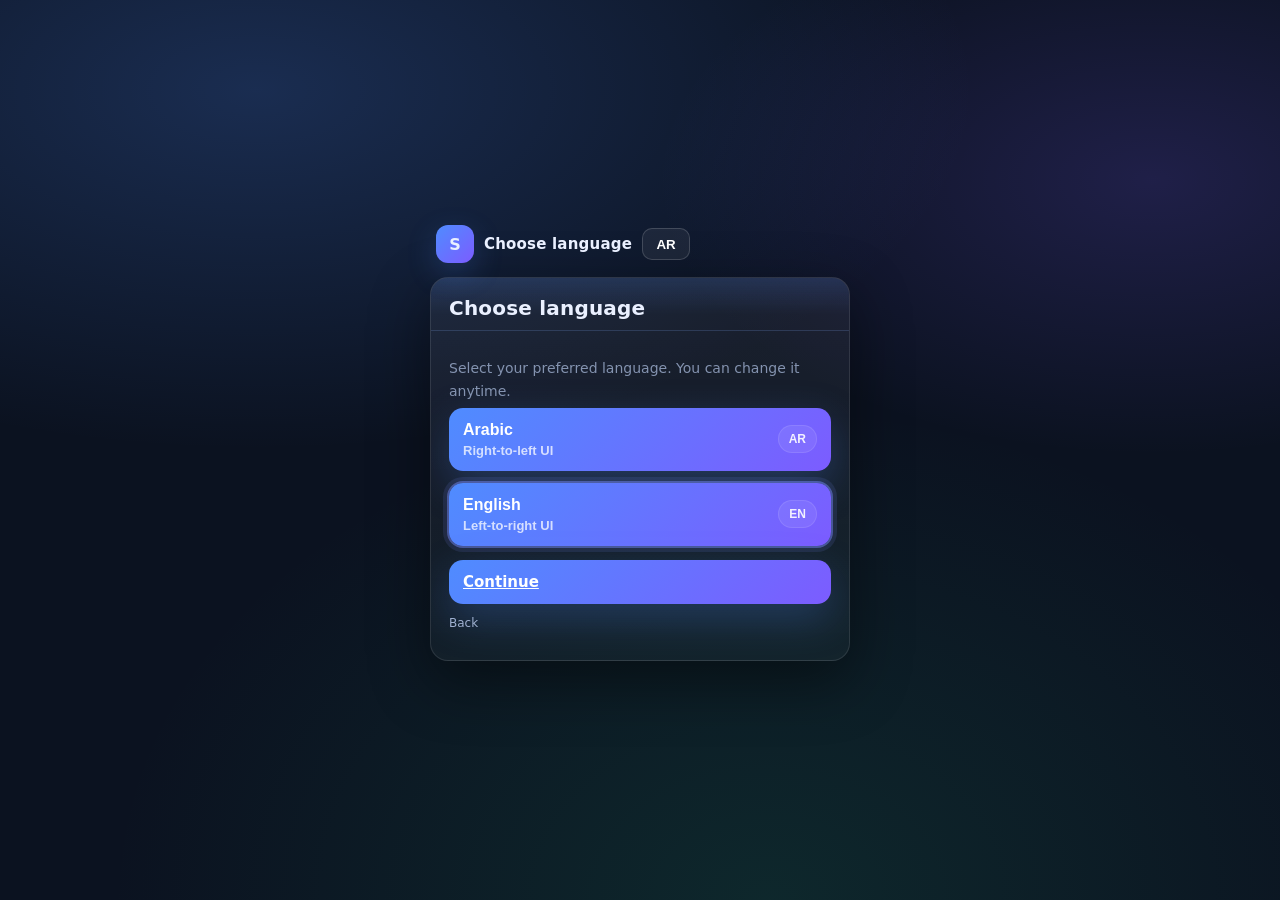
<file: choose-language.html>
<!doctype html>
<html lang="ar" dir="rtl">
<head>
  <meta charset="utf-8" />
  <meta name="viewport" content="width=device-width, initial-scale=1, viewport-fit=cover" />
  <meta name="theme-color" content="#0b1220" />
  <title data-i18n="choose.page_title"></title>
  <link rel="stylesheet" href="assets/styles.css" />
  <style>
    .langGrid{display:grid;grid-template-columns:1fr;gap:12px;margin-top:6px;}
    .langBtn{display:flex;align-items:center;justify-content:space-between;gap:12px;width:100%;}
    .langBtn .meta{display:flex;flex-direction:column;gap:4px;text-align:start;}
    .langBtn .meta strong{font-size:16px;}
    .langBtn .meta span{opacity:.75;font-size:13px;}
    .pill{font-size:12px;padding:6px 10px;border-radius:999px;background:rgba(255,255,255,.08);border:1px solid rgba(255,255,255,.10);color:rgba(255,255,255,.9);}
    .langBtn.active{outline:2px solid rgba(120,140,255,.45);box-shadow:0 0 0 6px rgba(120,140,255,.12);}
    .sub{margin-top:10px;opacity:.8;font-size:14px;line-height:1.6;}
    .topRow{display:flex;align-items:center;justify-content:space-between;gap:10px;}
    .langToggle{min-width:48px;height:32px;border-radius:10px;border:1px solid rgba(255,255,255,.16);background:rgba(255,255,255,.06);color:#fff;font-weight:700;}
    .actions{display:flex;gap:10px;align-items:center;margin-top:14px;}
    .actions .btn{flex:1;}
  </style>
</head>
<body>
  <main class="container">
    <div class="shell">
      <div class="brand">
        <div class="topRow">
          <a class="logo" href="login.html">
            <div class="badge">S</div>
            <div class="title">
              <strong data-i18n="choose.page_title"></strong>
            </div>
          </a>
          <button id="langToggle" class="langToggle" type="button">AR</button>
        </div>
      </div>

      <section class="card">
        <div class="head">
          <h1 class="h1" data-i18n="choose.h1"></h1>
        </div>

        <div class="body">
          <p class="sub" data-i18n="choose.desc"></p>

          <div class="langGrid">
            <button id="btnAr" class="btn langBtn" type="button">
              <div class="meta">
                <strong data-i18n="choose.ar_title"></strong>
                <span data-i18n="choose.ar_sub"></span>
              </div>
              <span class="pill">AR</span>
            </button>

            <button id="btnEn" class="btn langBtn" type="button">
              <div class="meta">
                <strong data-i18n="choose.en_title"></strong>
                <span data-i18n="choose.en_sub"></span>
              </div>
              <span class="pill">EN</span>
            </button>
          </div>

          <div class="actions">
            <a id="continueLink" class="btn primary" href="login.html" data-i18n="choose.continue"></a>
          </div>

          <div class="field" style="margin-top:12px">
            <div class="row">
              <a class="mini" id="backLink" href="login.html" data-i18n="choose.back"></a>
              <div class="grow"></div>
            </div>
          </div>
        </div>
      </section>
    </div>
  </main>
  <script type="module" src="assets/choose-language.js"></script>
</body>
</html>
</file>
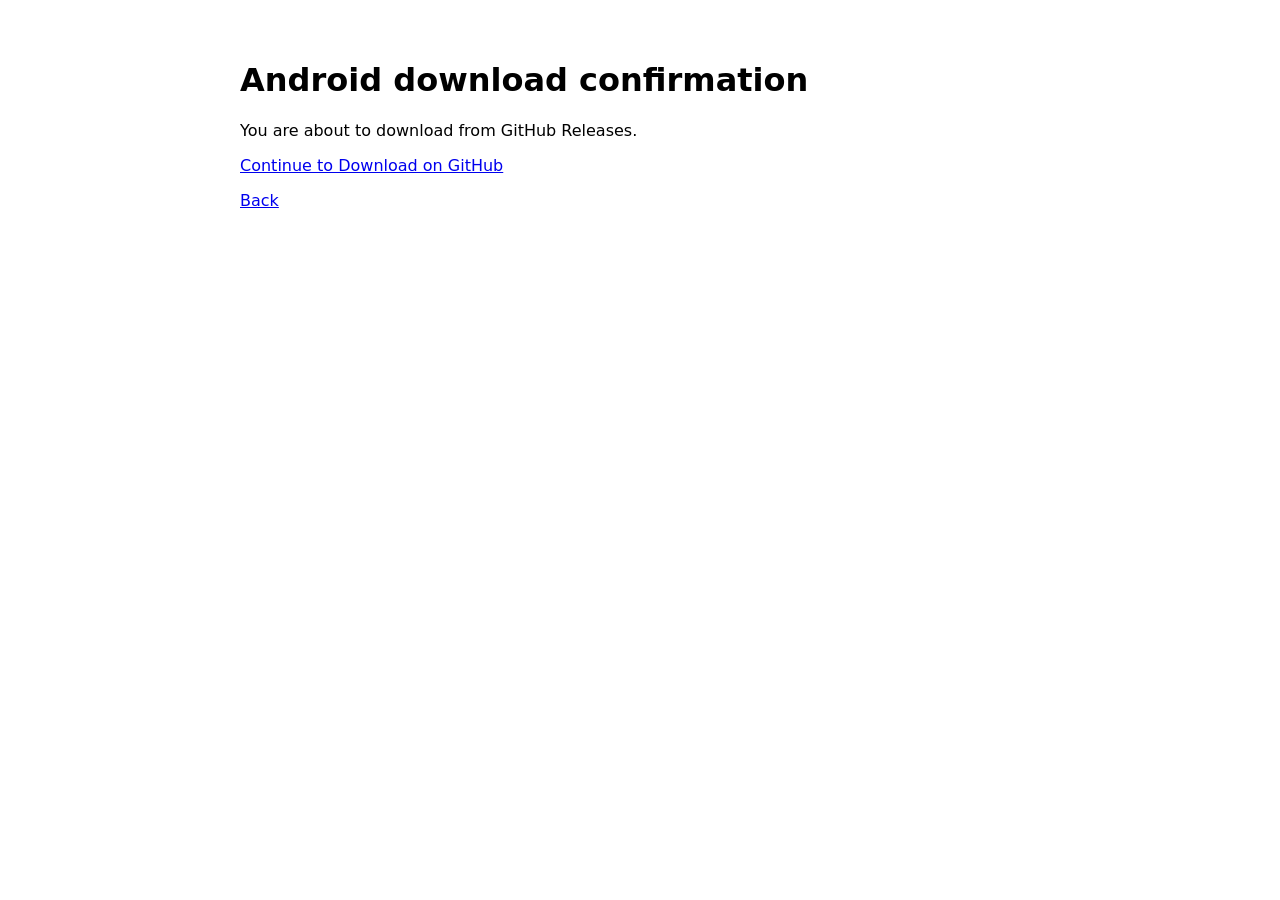
<file: confirm-android.html>
<!doctype html>
<html lang="en">
<head>
<meta charset="utf-8" />
<meta name="viewport" content="width=device-width,initial-scale=1" />
<title>Android Download Confirmation</title>
<meta name="robots" content="noindex,nofollow" />
</head>
<body style="font-family:system-ui;padding:40px;max-width:800px;margin:auto;">
<h1>Android download confirmation</h1>
<p>You are about to download from GitHub Releases.</p>
<p>
<a href="https://github.com/yazanalawaad3-stack/xtarmai-app/releases/download/v1.0.0/xtarmai.apk" rel="nofollow noopener">Continue to Download on GitHub</a>
</p>
<p><a href="./download.html">Back</a></p>
</body>
</html>
</file>
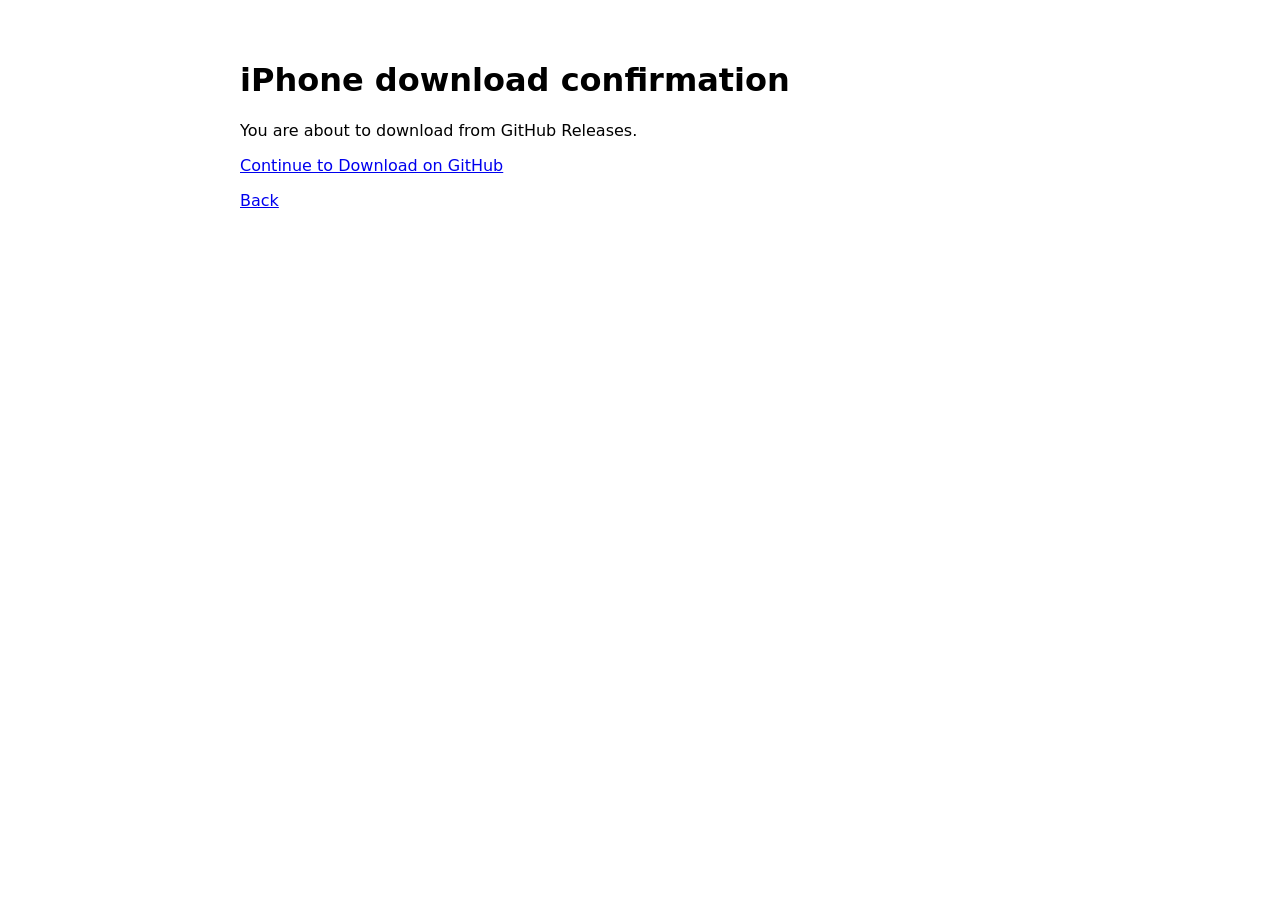
<file: confirm-ios.html>
<!doctype html>
<html lang="en">
<head>
<meta charset="utf-8" />
<meta name="viewport" content="width=device-width,initial-scale=1" />
<title>iPhone Download Confirmation</title>
<meta name="robots" content="noindex,nofollow" />
</head>
<body style="font-family:system-ui;padding:40px;max-width:800px;margin:auto;">
<h1>iPhone download confirmation</h1>
<p>You are about to download from GitHub Releases.</p>
<p>
<a href="https://github.com/yazanalawaad3-stack/xtarmai-app/releases/download/v1.0.0/install.mobileconfig" rel="nofollow noopener">Continue to Download on GitHub</a>
</p>
<p><a href="./download.html">Back</a></p>
</body>
</html>
</file>
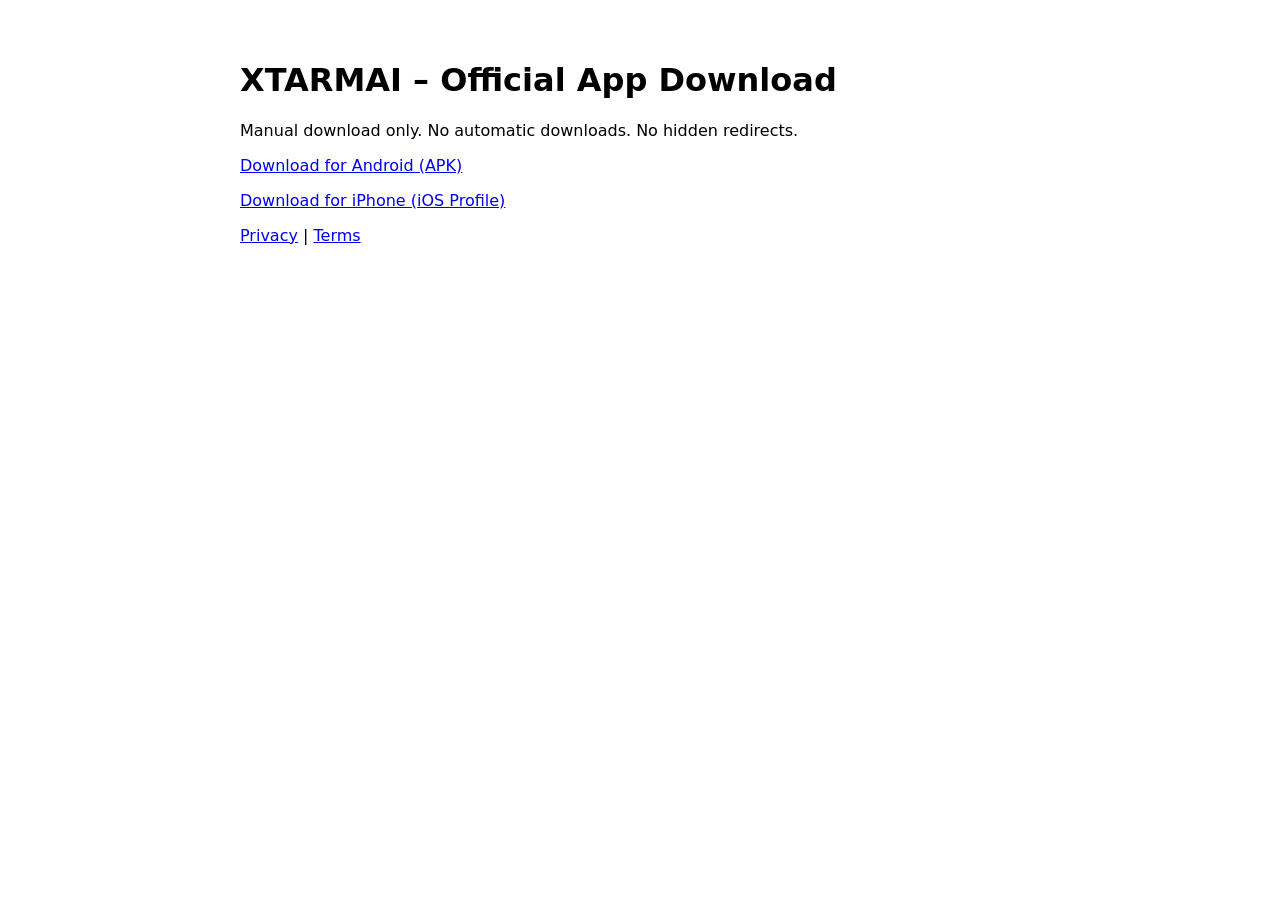
<file: download.html>
<!doctype html>
<html lang="en">
<head>
  <meta charset="utf-8" />
  <meta name="viewport" content="width=device-width,initial-scale=1" />
  <title>XTARMAI – Official App Download</title>
  <meta name="description" content="Official XTARMAI companion WebView apps for Android and iPhone. Manual download only." />
  <meta name="referrer" content="strict-origin-when-cross-origin" />
</head>
<body style="font-family:system-ui;padding:40px;max-width:800px;margin:auto;">
  <h1>XTARMAI – Official App Download</h1>
  <p>Manual download only. No automatic downloads. No hidden redirects.</p>

  <p>
    <a href="./confirm-android.html" rel="nofollow noopener">Download for Android (APK)</a>
  </p>

  <p>
    <a href="./confirm-ios.html" rel="nofollow noopener">Download for iPhone (iOS Profile)</a>
  </p>

  <p>
    <a href="./privacy.html">Privacy</a> |
    <a href="./terms.html">Terms</a>
  </p>
</body>
</html>
</file>
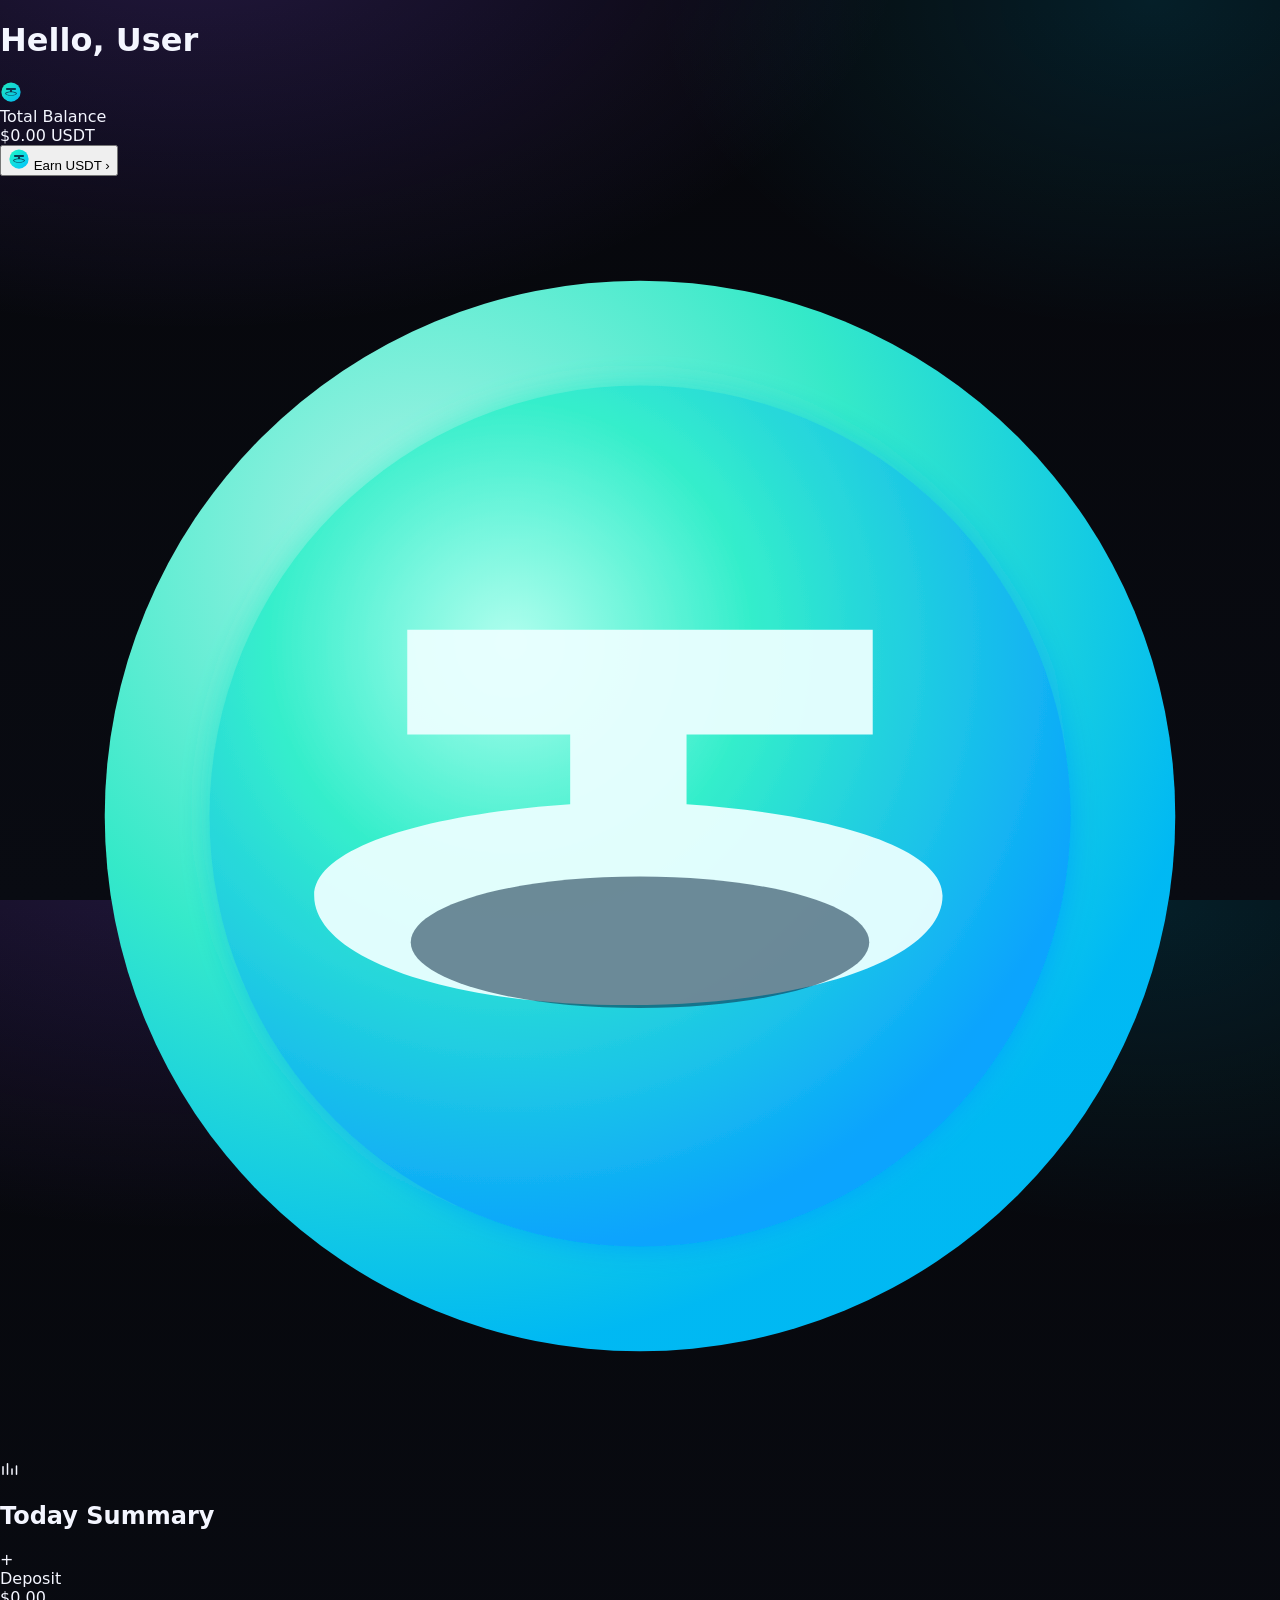
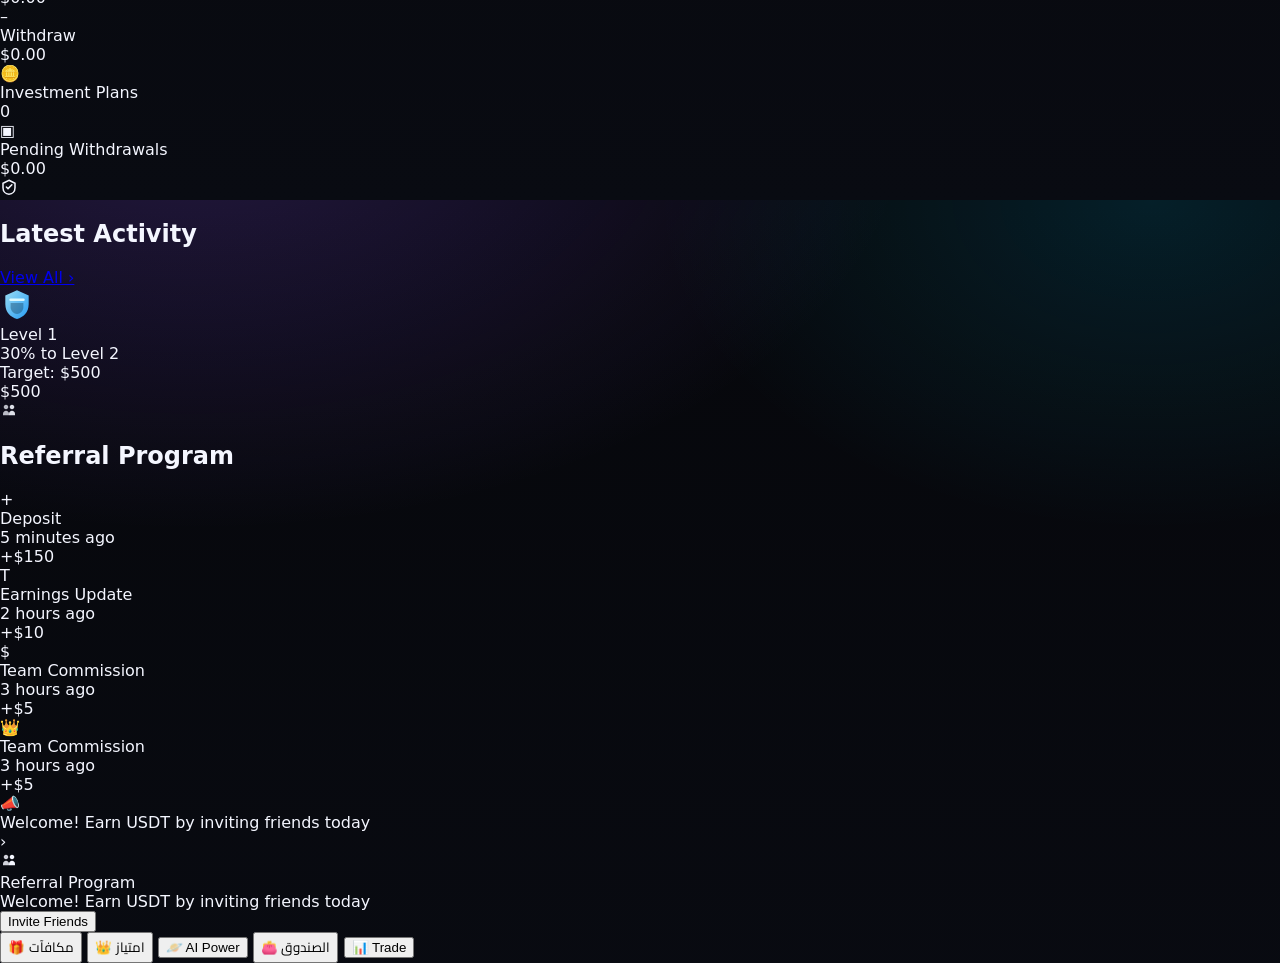
<file: index1.html>
<!doctype html>
<html lang="en">
<head>
  <meta charset="utf-8" />
  <meta name="viewport" content="width=device-width, initial-scale=1" />
  <title>USDT Dashboard UI</title>

  <!-- External libs (allowed) -->
  <link rel="preconnect" href="https://fonts.googleapis.com">
  <link rel="preconnect" href="https://fonts.gstatic.com" crossorigin>
  <link href="https://fonts.googleapis.com/css2?family=Poppins:wght@400;500;600;700&family=Cairo:wght@500;700&display=swap" rel="stylesheet">

  <link rel="stylesheet" href="./styles.css" />
</head>

<body>
  <div class="bg">
    <div class="stars"></div>
    <div class="glow g1"></div>
    <div class="glow g2"></div>
    <div class="glow g3"></div>
  </div>

  <main class="phone">
    <header class="top">
      <h1 class="hello">Hello, <span class="hello__user">User</span></h1>
    </header>

    <!-- Balance Card -->
    <section class="card card--hero">
      <div class="hero__left">
        <div class="row row--tight">
          <div class="chip">
            <span class="chip__icon" aria-hidden="true">
              <!-- tiny USDT mark -->
              <svg viewBox="0 0 64 64" width="22" height="22">
                <defs>
                  <linearGradient id="cg" x1="0" y1="0" x2="1" y2="1">
                    <stop offset="0" stop-color="#21f7c3"/>
                    <stop offset="1" stop-color="#00c2ff"/>
                  </linearGradient>
                </defs>
                <circle cx="32" cy="32" r="28" fill="url(#cg)" opacity=".95"/>
                <path d="M18 20h28v6H35v4.5c8 .5 14 2.6 14 5.8 0 3.5-7.3 6.2-17 6.2S15 39.8 15 36.3c0-3.2 6-5.3 14-5.8V26H18zM32 41c8.2 0 14.2-1.9 14.2-4.1S40.2 32.8 32 32.8s-14.2 1.9-14.2 4.1S23.8 41 32 41z" fill="#0b2d46" opacity=".92"/>
              </svg>
            </span>
          </div>
          <div class="hero__title">Total Balance</div>
        </div>

        <div class="hero__amount">
          <span class="money">$0.00</span>
          <span class="currency">USDT</span>
        </div>

        <button class="cta" type="button" aria-label="Earn USDT">
          <span class="cta__icon" aria-hidden="true">
            <svg viewBox="0 0 64 64" width="22" height="22">
              <defs>
                <linearGradient id="ctag" x1="0" y1="0" x2="1" y2="1">
                  <stop offset="0" stop-color="#21f7c3"/>
                  <stop offset="1" stop-color="#00c2ff"/>
                </linearGradient>
              </defs>
              <circle cx="32" cy="32" r="28" fill="url(#ctag)"/>
              <path d="M18 20h28v6H35v4.5c8 .5 14 2.6 14 5.8 0 3.5-7.3 6.2-17 6.2S15 39.8 15 36.3c0-3.2 6-5.3 14-5.8V26H18zM32 41c8.2 0 14.2-1.9 14.2-4.1S40.2 32.8 32 32.8s-14.2 1.9-14.2 4.1S23.8 41 32 41z" fill="#0b2d46" opacity=".92"/>
            </svg>
          </span>
          <span class="cta__text">Earn USDT</span>
          <span class="cta__arrow" aria-hidden="true">›</span>
        </button>
      </div>

      <div class="hero__right" aria-hidden="true">
        <div class="coin">
          <!-- USDT coin -->
          <svg viewBox="0 0 220 220" class="coin__svg">
            <defs>
              <radialGradient id="ring" cx="30%" cy="25%" r="75%">
                <stop offset="0" stop-color="#b6fff1"/>
                <stop offset="0.55" stop-color="#37f5d2"/>
                <stop offset="1" stop-color="#00c2ff"/>
              </radialGradient>
              <radialGradient id="core" cx="35%" cy="30%" r="70%">
                <stop offset="0" stop-color="#b2ffef"/>
                <stop offset="0.4" stop-color="#33efcb"/>
                <stop offset="1" stop-color="#0aa3ff"/>
              </radialGradient>
              <filter id="soft" x="-30%" y="-30%" width="160%" height="160%">
                <feGaussianBlur stdDeviation="2.5" result="b"/>
                <feMerge>
                  <feMergeNode in="b"/>
                  <feMergeNode in="SourceGraphic"/>
                </feMerge>
              </filter>
            </defs>
            <circle cx="110" cy="110" r="92" fill="url(#ring)" opacity=".95"/>
            <circle cx="110" cy="110" r="74" fill="url(#core)" opacity=".95" filter="url(#soft)"/>
            <path d="M70 78h80v18h-32v12c25 1.7 44 7.5 44 15.7 0 10.6-22.7 18.8-54 18.8s-54-8.2-54-18.8c0-8.2 18.9-14 44-15.7V96H70z"
                  fill="#eaffff" opacity=".95"/>
            <path d="M110 143c22.7 0 39.4-5.2 39.4-11.3s-16.7-11.3-39.4-11.3-39.4 5.2-39.4 11.3 16.7 11.3 39.4 11.3z"
                  fill="#0b2d46" opacity=".55"/>
          </svg>
        </div>
        <div class="hero__wave"></div>
      </div>
    </section>

    <!-- Today Summary -->
    <section class="block">
      <div class="block__title">
        <span class="block__icon" aria-hidden="true">
          <!-- bar icon -->
          <svg viewBox="0 0 24 24" width="18" height="18">
            <path d="M4 19V9" stroke="currentColor" stroke-width="2" stroke-linecap="round"/>
            <path d="M10 19V5" stroke="currentColor" stroke-width="2" stroke-linecap="round"/>
            <path d="M16 19v-7" stroke="currentColor" stroke-width="2" stroke-linecap="round"/>
            <path d="M22 19v-11" stroke="currentColor" stroke-width="2" stroke-linecap="round"/>
          </svg>
        </span>
        <h2>Today Summary</h2>
      </div>

      <div class="grid2">
        <div class="mini">
          <div class="mini__l">
            <div class="mini__badge b--green" aria-hidden="true">+</div>
            <div class="mini__name">Deposit</div>
          </div>
          <div class="mini__v">$0.00</div>
        </div>

        <div class="mini">
          <div class="mini__l">
            <div class="mini__badge b--purple" aria-hidden="true">–</div>
            <div class="mini__name">Withdraw</div>
          </div>
          <div class="mini__v">$0.00</div>
        </div>

        <div class="mini">
          <div class="mini__l">
            <div class="mini__badge b--gold" aria-hidden="true">🪙</div>
            <div class="mini__name">Investment Plans</div>
          </div>
          <div class="mini__v">0</div>
        </div>

        <div class="mini">
          <div class="mini__l">
            <div class="mini__badge b--violet" aria-hidden="true">▣</div>
            <div class="mini__name">Pending Withdrawals</div>
          </div>
          <div class="mini__v">$0.00</div>
        </div>
      </div>
    </section>

    <!-- Latest Activity -->
    <section class="block">
      <div class="block__title row row--between">
        <div class="row row--tight">
          <span class="block__icon" aria-hidden="true">
            <svg viewBox="0 0 24 24" width="18" height="18">
              <path d="M12 3l8 4v6c0 5-3.4 8.5-8 8.5S4 18 4 13V7z" fill="none" stroke="currentColor" stroke-width="2"/>
              <path d="M8.5 12l2.2 2.2L15.8 9" fill="none" stroke="currentColor" stroke-width="2" stroke-linecap="round" stroke-linejoin="round"/>
            </svg>
          </span>
          <h2>Latest Activity</h2>
        </div>
        <a class="link" href="#" onclick="return false;">View All ›</a>
      </div>

      <div class="card card--activity">
        <div class="row row--between row--top">
          <div class="row row--tight">
            <div class="shield" aria-hidden="true">
              <svg viewBox="0 0 64 64" width="34" height="34">
                <defs>
                  <linearGradient id="sg" x1="0" y1="0" x2="1" y2="1">
                    <stop offset="0" stop-color="#9fe6ff"/>
                    <stop offset="1" stop-color="#2aa5ff"/>
                  </linearGradient>
                </defs>
                <path d="M32 6l22 10v16c0 16-10 25-22 28C20 57 10 48 10 32V16z" fill="url(#sg)" opacity=".95"/>
                <path d="M20 30h24v8c0 7-6.3 12-12 13-5.7-1-12-6-12-13z" fill="#0b2d46" opacity=".35"/>
                <path d="M20 24h24" stroke="#eaffff" stroke-width="5" stroke-linecap="round" opacity=".9"/>
              </svg>
            </div>
            <div>
              <div class="activity__title">Level 1</div>
              <div class="activity__sub">30% to Level 2</div>
            </div>
          </div>

          <div class="activity__target">
            <div class="activity__small">Target: $500</div>
            <div class="activity__big">$500</div>
          </div>
        </div>

        <div class="progress">
          <div class="progress__bar" style="width:30%"></div>
        </div>
      </div>
    </section>

    <!-- Referral Program (activity list) -->
    <section class="block">
      <div class="block__title">
        <span class="block__icon" aria-hidden="true">
          <svg viewBox="0 0 24 24" width="18" height="18">
            <path d="M16 11c1.7 0 3-1.3 3-3s-1.3-3-3-3-3 1.3-3 3 1.3 3 3 3z" fill="currentColor" opacity=".9"/>
            <path d="M8 11c1.7 0 3-1.3 3-3S9.7 5 8 5 5 6.3 5 8s1.3 3 3 3z" fill="currentColor" opacity=".75"/>
            <path d="M8 13c-2.2 0-4 1.8-4 4v2h8v-2c0-2.2-1.8-4-4-4z" fill="currentColor" opacity=".75"/>
            <path d="M16 13c-2.2 0-4 1.8-4 4v2h8v-2c0-2.2-1.8-4-4-4z" fill="currentColor" opacity=".9"/>
          </svg>
        </span>
        <h2>Referral Program</h2>
      </div>

      <div class="card card--list">
        <div class="list__item">
          <div class="list__left">
            <div class="pill p--green" aria-hidden="true">+</div>
            <div>
              <div class="list__name">Deposit</div>
              <div class="list__time">5 minutes ago</div>
            </div>
          </div>
          <div class="list__right">+$150</div>
        </div>

        <div class="list__item">
          <div class="list__left">
            <div class="pill p--teal" aria-hidden="true">
              <span class="tmark">T</span>
            </div>
            <div>
              <div class="list__name">Earnings Update</div>
              <div class="list__time">2 hours ago</div>
            </div>
          </div>
          <div class="list__right">+$10</div>
        </div>

        <div class="list__item">
          <div class="list__left">
            <div class="pill p--purple" aria-hidden="true">$</div>
            <div>
              <div class="list__name">Team Commission</div>
              <div class="list__time">3 hours ago</div>
            </div>
          </div>
          <div class="list__right">+$5</div>
        </div>

        <div class="list__item">
          <div class="list__left">
            <div class="pill p--gold" aria-hidden="true">👑</div>
            <div>
              <div class="list__name">Team Commission</div>
              <div class="list__time">3 hours ago</div>
            </div>
          </div>
          <div class="list__right">+$5</div>
        </div>
      </div>

      <div class="banner">
        <div class="banner__left">
          <span class="banner__icon" aria-hidden="true">📣</span>
          <div class="banner__text">Welcome! Earn USDT by inviting friends today</div>
        </div>
        <span class="banner__arrow" aria-hidden="true">›</span>
      </div>

      <div class="card card--ref">
        <div class="row row--between">
          <div class="row row--tight">
            <span class="people" aria-hidden="true">
              <svg viewBox="0 0 24 24" width="18" height="18">
                <path d="M16 11c1.7 0 3-1.3 3-3s-1.3-3-3-3-3 1.3-3 3 1.3 3 3 3z" fill="currentColor"/>
                <path d="M8 11c1.7 0 3-1.3 3-3S9.7 5 8 5 5 6.3 5 8s1.3 3 3 3z" fill="currentColor" opacity=".85"/>
                <path d="M8 13c-2.2 0-4 1.8-4 4v2h8v-2c0-2.2-1.8-4-4-4z" fill="currentColor" opacity=".85"/>
                <path d="M16 13c-2.2 0-4 1.8-4 4v2h8v-2c0-2.2-1.8-4-4-4z" fill="currentColor"/>
              </svg>
            </span>
            <div>
              <div class="ref__title">Referral Program</div>
              <div class="ref__sub">Welcome! Earn USDT by inviting friends today</div>
            </div>
          </div>
          <button class="btn" type="button">Invite Friends</button>
        </div>
      </div>
    </section>

    <div class="spacer"></div>

    <!-- Bottom Nav -->
    <nav class="nav" aria-label="Bottom navigation">
      <button class="nav__item" type="button" aria-label="Rewards">
        <span class="nav__icon" aria-hidden="true">🎁</span>
        <span class="nav__label" dir="rtl" style="font-family:'Cairo', system-ui;">مكافآت</span>
      </button>

      <button class="nav__item" type="button" aria-label="VIP">
        <span class="nav__icon" aria-hidden="true">👑</span>
        <span class="nav__label" dir="rtl" style="font-family:'Cairo', system-ui;">امتياز</span>
      </button>

      <button class="nav__item nav__item--active" type="button" aria-current="page" aria-label="AI Power">
        <span class="nav__icon nav__icon--glow" aria-hidden="true">🪐</span>
        <span class="nav__label">AI Power</span>
      </button>

      <button class="nav__item" type="button" aria-label="Wallet">
        <span class="nav__icon" aria-hidden="true">👛</span>
        <span class="nav__label" dir="rtl" style="font-family:'Cairo', system-ui;">الصندوق</span>
      </button>

      <button class="nav__item" type="button" aria-label="Trade">
        <span class="nav__icon" aria-hidden="true">📊</span>
        <span class="nav__label">Trade</span>
      </button>
    </nav>
  </main>

  <script>
    // tiny sparkle animation toggle (no external JS needed)
    const stars = document.querySelector('.stars');
    if (stars) {
      for (let i = 0; i < 18; i++) {
        const s = document.createElement('i');
        s.style.left = (Math.random() * 100) + '%';
        s.style.top = (Math.random() * 100) + '%';
        s.style.animationDelay = (Math.random() * 6) + 's';
        s.style.animationDuration = (4 + Math.random() * 6) + 's';
        stars.appendChild(s);
      }
    }
  </script>
</body>
</html>
</file>
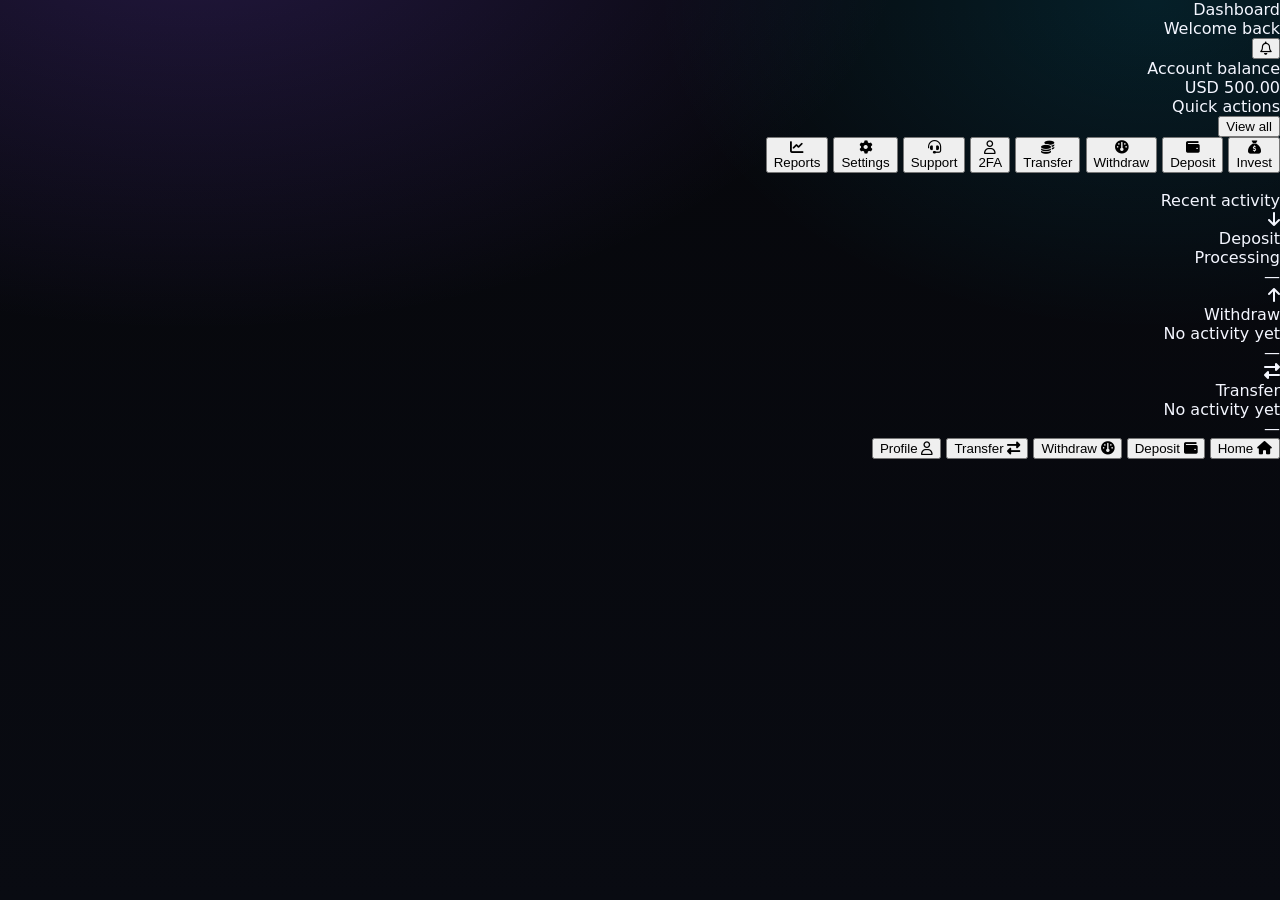
<file: index7.html>
<!doctype html>
<html lang="ar" dir="rtl">
<head>
  <meta charset="utf-8" />
  <meta name="viewport" content="width=device-width, initial-scale=1, viewport-fit=cover" />
  <title>Mobile Dashboard</title>

  <link rel="preconnect" href="https://fonts.googleapis.com">
  <link rel="preconnect" href="https://fonts.gstatic.com" crossorigin>
  <link href="https://fonts.googleapis.com/css2?family=Poppins:wght@400;600;700&display=swap" rel="stylesheet">
  <link rel="stylesheet" href="https://cdnjs.cloudflare.com/ajax/libs/font-awesome/6.5.0/css/all.min.css" />
  <link rel="stylesheet" href="./styles.css" />
</head>
<body>
  <main class="app" role="application" aria-label="Dashboard">
    <header class="topbar">
      <div class="brand">
        <div class="brand-dot" aria-hidden="true"></div>
        <div class="brand-text">
          <div class="brand-title">Dashboard</div>
          <div class="brand-sub">Welcome back</div>
        </div>
      </div>
      <button class="icon-btn" type="button" aria-label="Notifications">
        <i class="fa-regular fa-bell"></i>
      </button>
    </header>

    <section class="content" aria-label="Main content">
      <!-- Balance -->
      <div class="card card-balance" aria-label="Account balance">
        <div class="badge-dot" aria-hidden="true"></div>

        <div class="balance-text">
          <div class="kicker">Account balance</div>
          <div class="amount">500.00 <span>USD</span></div>
        </div>

        <div class="card-ghost" aria-hidden="true">
          <div class="ghost-rect"></div>
          <div class="ghost-rect ghost-rect-2"></div>
        </div>
      </div>

      <!-- Quick actions -->
      <div class="section-head">
        <div class="section-title">Quick actions</div>
        <button class="link-btn" type="button">View all</button>
      </div>

      <div class="actions" aria-label="Actions">
        <button class="action" type="button">
          <div class="action-ico grad"><i class="fa-solid fa-sack-dollar"></i></div>
          <div class="action-label">Invest</div>
        </button>

        <button class="action" type="button">
          <div class="action-ico grad"><i class="fa-solid fa-wallet"></i></div>
          <div class="action-label">Deposit</div>
        </button>

        <button class="action" type="button">
          <div class="action-ico grad"><i class="fa-solid fa-gauge"></i></div>
          <div class="action-label">Withdraw</div>
        </button>

        <button class="action" type="button">
          <div class="action-ico grad"><i class="fa-solid fa-coins"></i></div>
          <div class="action-label">Transfer</div>
        </button>

        <button class="action" type="button">
          <div class="action-ico grad"><i class="fa-regular fa-user"></i></div>
          <div class="action-label">2FA</div>
        </button>

        <button class="action" type="button">
          <div class="action-ico grad"><i class="fa-solid fa-headset"></i></div>
          <div class="action-label">Support</div>
        </button>

        <button class="action" type="button">
          <div class="action-ico grad"><i class="fa-solid fa-gear"></i></div>
          <div class="action-label">Settings</div>
        </button>

        <button class="action" type="button">
          <div class="action-ico grad"><i class="fa-solid fa-chart-line"></i></div>
          <div class="action-label">Reports</div>
        </button>
      </div>

      <!-- Recent activity (professional filler instead of removed sections) -->
      <div class="section-head" style="margin-top:18px">
        <div class="section-title">Recent activity</div>
      </div>

      <div class="list card" role="list" aria-label="Recent activity list">
        <div class="list-item" role="listitem">
          <div class="li-ico"><i class="fa-solid fa-arrow-down"></i></div>
          <div class="li-body">
            <div class="li-title">Deposit</div>
            <div class="li-sub">Processing</div>
          </div>
          <div class="li-meta">—</div>
        </div>

        <div class="divider" aria-hidden="true"></div>

        <div class="list-item" role="listitem">
          <div class="li-ico"><i class="fa-solid fa-arrow-up"></i></div>
          <div class="li-body">
            <div class="li-title">Withdraw</div>
            <div class="li-sub">No activity yet</div>
          </div>
          <div class="li-meta">—</div>
        </div>

        <div class="divider" aria-hidden="true"></div>

        <div class="list-item" role="listitem">
          <div class="li-ico"><i class="fa-solid fa-right-left"></i></div>
          <div class="li-body">
            <div class="li-title">Transfer</div>
            <div class="li-sub">No activity yet</div>
          </div>
          <div class="li-meta">—</div>
        </div>
      </div>
    </section>

    <!-- Bottom nav -->
    <nav class="bottom-nav" aria-label="Bottom navigation">
      <button class="nav-item is-active" type="button" aria-current="page">
        <i class="fa-solid fa-house"></i>
        <span>Home</span>
      </button>
      <button class="nav-item" type="button">
        <i class="fa-solid fa-wallet"></i>
        <span>Deposit</span>
      </button>
      <button class="nav-item" type="button">
        <i class="fa-solid fa-gauge"></i>
        <span>Withdraw</span>
      </button>
      <button class="nav-item" type="button">
        <i class="fa-solid fa-right-left"></i>
        <span>Transfer</span>
      </button>
      <button class="nav-item" type="button">
        <i class="fa-regular fa-user"></i>
        <span>Profile</span>
      </button>
    </nav>
  </main>
</body>
</html>
</file>
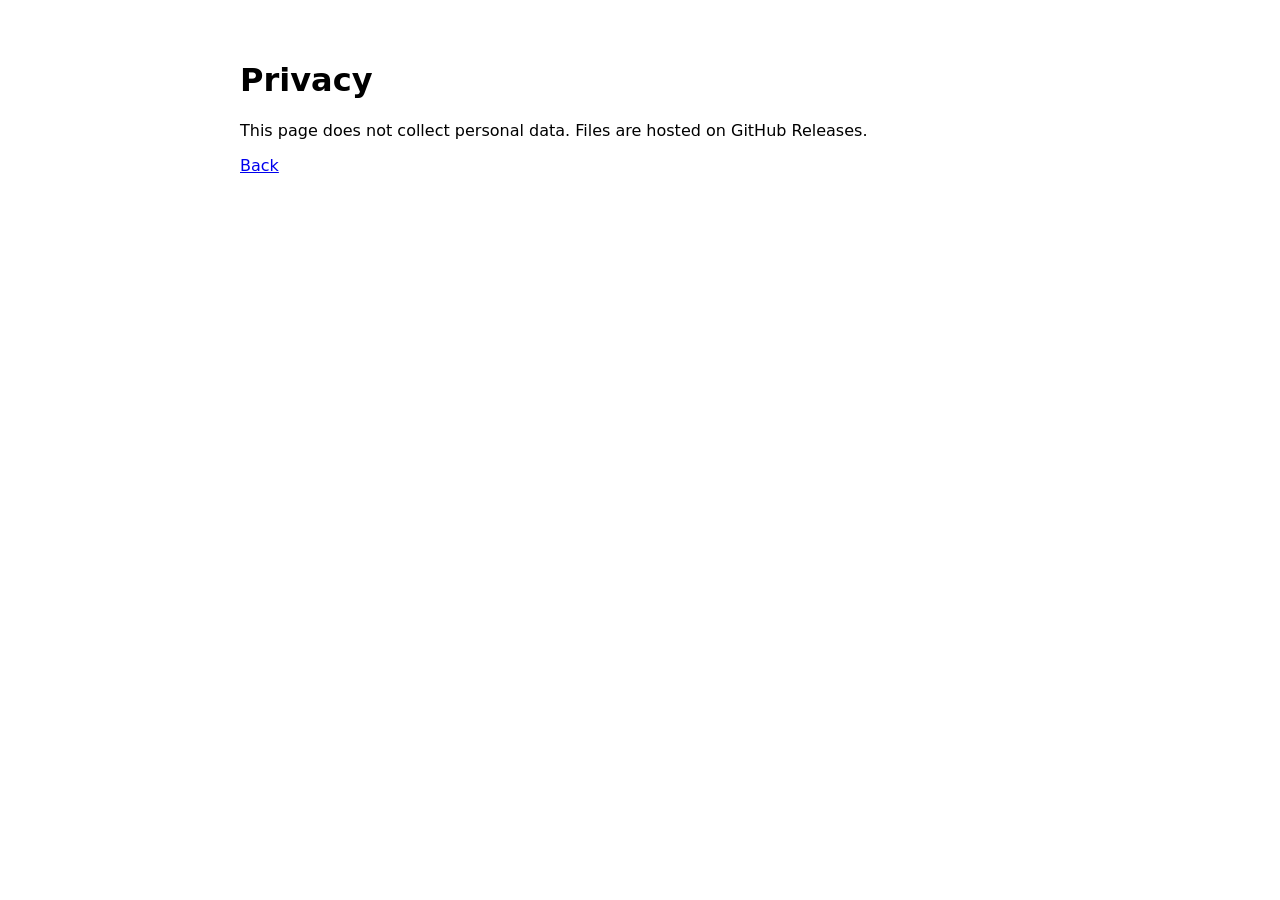
<file: privacy.html>
<!doctype html>
<html><head><meta charset="utf-8"><title>Privacy</title></head>
<body style="font-family:system-ui;padding:40px;max-width:800px;margin:auto;">
<h1>Privacy</h1>
<p>This page does not collect personal data. Files are hosted on GitHub Releases.</p>
<p><a href="./download.html">Back</a></p>
</body></html>
</file>
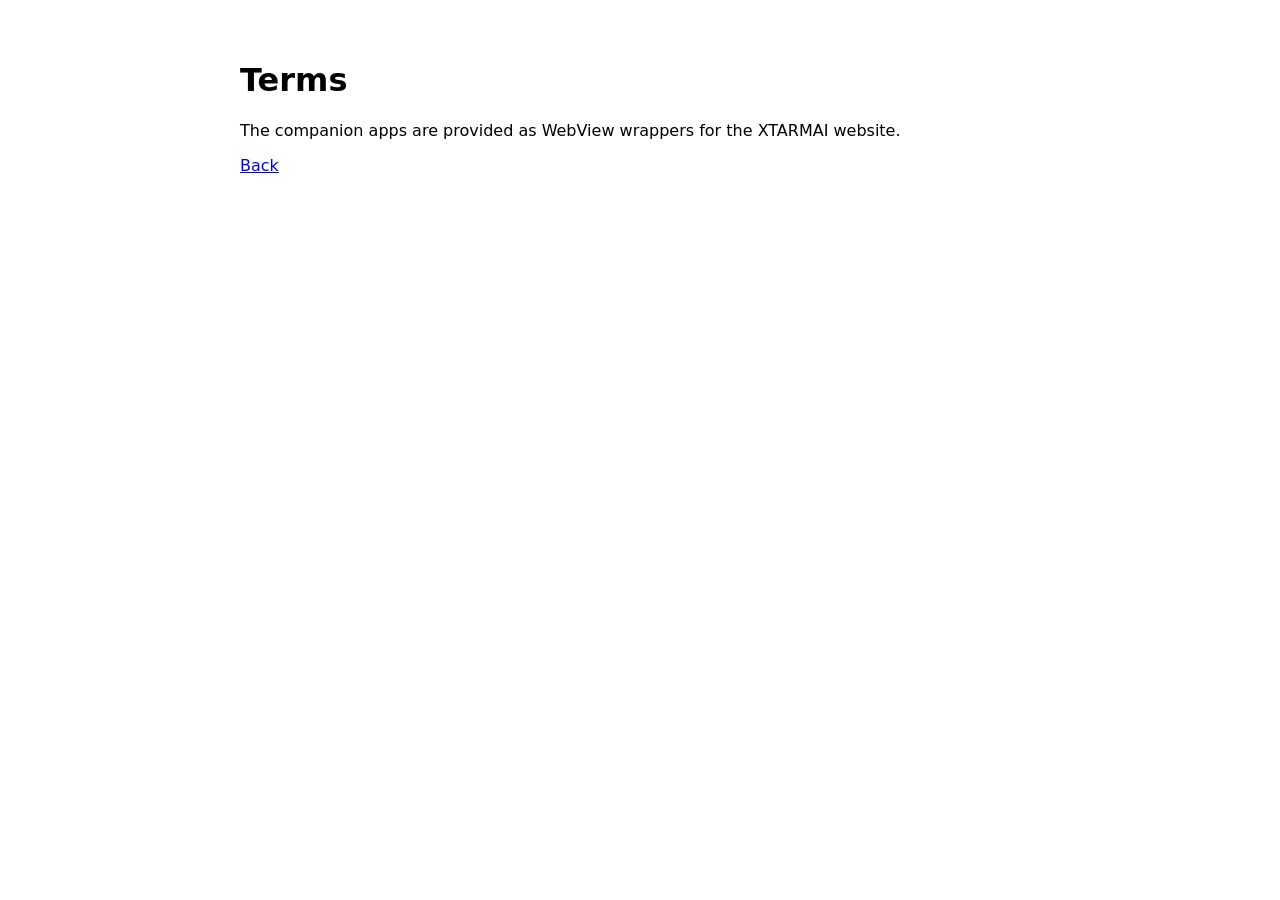
<file: terms.html>
<!doctype html>
<html><head><meta charset="utf-8"><title>Terms</title></head>
<body style="font-family:system-ui;padding:40px;max-width:800px;margin:auto;">
<h1>Terms</h1>
<p>The companion apps are provided as WebView wrappers for the XTARMAI website.</p>
<p><a href="./download.html">Back</a></p>
</body></html>
</file>
<file: assets/styles.css>
:root{
  --bg:#0b1220;
  --card:#0f1b33;
  --text:#eaf0ff;
  --muted:#9fb0d0;
  --brand:#4f8cff;
  --brand2:#7c5cff;
  --danger:#ff4d6d;
  --ok:#23c483;
  --border:rgba(255,255,255,.10);
  --shadow: 0 20px 60px rgba(0,0,0,.45);
  --radius:18px;
}

*{box-sizing:border-box}
html,body{height:100%}
body{
  margin:0;
  font-family: ui-sans-serif, system-ui, -apple-system, Segoe UI, Roboto, "Helvetica Neue", Arial, "Noto Sans";
  color:var(--text);
  background:
    radial-gradient(1200px 600px at 20% 10%, rgba(79,140,255,.22), transparent 60%),
    radial-gradient(900px 500px at 90% 20%, rgba(124,92,255,.18), transparent 55%),
    radial-gradient(1200px 900px at 60% 100%, rgba(35,196,131,.12), transparent 55%),
    var(--bg);
}

.container{
  min-height:100%;
  display:flex;
  align-items:center;
  justify-content:center;
  padding:20px 14px 34px;
}

.shell{width:min(420px, 100%)}

.brand{
  display:flex;
  align-items:center;
  justify-content:space-between;
  margin: 0 6px 14px;
}
.brand .logo{
  display:flex;
  gap:10px;
  align-items:center;
  text-decoration:none;
  color:inherit;
}
.badge{
  width:38px;height:38px;border-radius:12px;
  background: linear-gradient(135deg, var(--brand), var(--brand2));
  box-shadow: 0 10px 30px rgba(79,140,255,.22);
  display:grid;place-items:center;
  font-weight:800;
}
.brand .title{display:flex;flex-direction:column;line-height:1.1}
.brand .title strong{font-size:15px;letter-spacing:.2px}
.brand .title span{font-size:12px;color:var(--muted)}
.chip{
  font-size:12px;color:var(--muted);
  padding:8px 10px;border:1px solid var(--border);border-radius:999px;
  background: rgba(255,255,255,.04);
}

.card{
  background: linear-gradient(180deg, rgba(255,255,255,.06), rgba(255,255,255,.03));
  border:1px solid var(--border);
  border-radius: var(--radius);
  box-shadow: var(--shadow);
  overflow:hidden;
}
.card .head{
  padding:18px 18px 10px;
  background: linear-gradient(180deg, rgba(79,140,255,.14), transparent 70%);
  border-bottom:1px solid rgba(255,255,255,.06);
}
.h1{margin:0;font-size:20px;letter-spacing:.2px}
.sub{margin:8px 0 0;color:var(--muted);font-size:13px;line-height:1.5}

.card .body{padding:16px 18px 18px}
.field{margin:12px 0}
.label{
  display:flex;justify-content:space-between;align-items:center;
  font-size:12px;color:var(--muted);margin-bottom:8px;
}
.input, select{
  width:100%;
  padding:14px 14px;
  border-radius:14px;
  border:1px solid rgba(255,255,255,.10);
  background: rgba(8,16,32,.55);
  color:var(--text);
  outline:none;
  font-size:15px;
}
.input:focus, select:focus{
  border-color: rgba(79,140,255,.55);
  box-shadow: 0 0 0 4px rgba(79,140,255,.18);
}
.hint{margin-top:8px;color:var(--muted);font-size:12px;line-height:1.5}

.row{display:flex; gap:10px; align-items:center}
.row .grow{flex:1}

.btn{
  width:100%;
  border:0;border-radius:14px;
  padding:13px 14px;
  background: linear-gradient(135deg, var(--brand), var(--brand2));
  color:white;font-weight:700;font-size:15px;
  cursor:pointer;
  box-shadow: 0 14px 40px rgba(79,140,255,.25);
}
.btn.secondary{
  background: rgba(255,255,255,.06);
  box-shadow:none;
  border:1px solid rgba(255,255,255,.10);
  font-weight:600;
}
.btn:active{transform: scale(.99)}
.btn[disabled]{filter: grayscale(.5) brightness(.8); cursor:not-allowed}

.alert{
  margin:12px 0 0;
  padding:12px 12px;
  border-radius:14px;
  border:1px solid rgba(255,255,255,.10);
  background: rgba(255,255,255,.04);
  font-size:13px;
  line-height:1.45;
  white-space:pre-line;
}
.alert.ok{border-color: rgba(35,196,131,.35); background: rgba(35,196,131,.10)}
.alert.err{border-color: rgba(255,77,109,.35); background: rgba(255,77,109,.10)}

.mini{font-size:12px;color:var(--muted);text-decoration:none}
.mini:hover{color:var(--text)}
.footer{margin: 14px 6px 0;color: var(--muted);font-size: 12px;line-height:1.5;text-align:center}
.pill{
  display:inline-flex;gap:8px;align-items:center;
  padding:8px 10px;border-radius:999px;
  border:1px solid rgba(255,255,255,.10);
  background: rgba(255,255,255,.03);
}
.code{
  font-variant-numeric: tabular-nums;
  letter-spacing:.25em;
  font-weight:800;
}
</file>
<file: styles.css>
/* Lux Dashboard - Mobile-first */
:root{
  --bg:#06070b;
  --bg2:#090b12;
  --card: rgba(255,255,255,.06);
  --card2: rgba(255,255,255,.09);
  --line: rgba(255,255,255,.12);
  --text:#f4f6ff;
  --muted: rgba(244,246,255,.72);
  --muted2: rgba(244,246,255,.55);
  --glow: rgba(140, 84, 255,.32);
  --glow2: rgba(0, 209, 255,.22);
  --good: #2ee59d;
  --bad: #ff5d7b;
  --radius: 18px;
  --radius2: 24px;
}

*{ box-sizing:border-box; }
html,body{ height:100%; }
body{
  margin:0;
  font-family: Inter, system-ui, -apple-system, Segoe UI, Roboto, "Helvetica Neue", Arial, "Noto Sans", "Apple Color Emoji","Segoe UI Emoji";
  background: radial-gradient(1200px 700px at 15% -10%, rgba(140,84,255,.22), transparent 60%),
              radial-gradient(900px 600px at 90% 0%, rgba(0,209,255,.12), transparent 55%),
              linear-gradient(180deg, var(--bg) 0%, var(--bg2) 100%);
  color: var(--text);
  overflow-x:hidden;
}

.lux-app{
  min-height: 100%;
  padding-top: 68px; /* space for top-center gear */
  padding-bottom: 112px; /* space for bottom nav */
  position: relative;
  z-index: 2;
}

.lux-header{
  padding: 18px 0 8px;
}

.lux-balance-card{
  position: relative;
  border-radius: var(--radius2);
  padding: 18px 16px 16px;
  background: linear-gradient(180deg, rgba(255,255,255,.08), rgba(255,255,255,.04));
  border: 1px solid rgba(255,255,255,.12);
  box-shadow:
    0 14px 50px rgba(0,0,0,.55),
    inset 0 1px 0 rgba(255,255,255,.10);
  overflow:hidden;
}

.lux-balance-card::before{
  content:"";
  position:absolute;
  inset:-2px;
  background:
    radial-gradient(800px 220px at 10% 0%, var(--glow), transparent 60%),
    radial-gradient(700px 220px at 90% 10%, var(--glow2), transparent 65%);
  filter: blur(0px);
  pointer-events:none;
}

.lux-balance-card > *{ position: relative; z-index: 1; }

.lux-usdt-mark{
  position:absolute;
  top: 14px;
  right: 14px;
  width: clamp(86px, 20vw, 140px);
  height: clamp(86px, 20vw, 140px);
  pointer-events:none;
  z-index:0;
  opacity: .92;
  filter: drop-shadow(0 18px 34px rgba(0,0,0,.55));
}

/* glow halo behind the coin */
.lux-usdt-mark::before{
  content:"";
  position:absolute;
  inset:-22px;
  background:
    radial-gradient(circle at 35% 30%, rgba(110,255,208,.55), transparent 55%),
    radial-gradient(circle at 65% 70%, rgba(0,209,255,.22), transparent 60%);
  filter: blur(6px);
  opacity: .85;
}

/* soft light wave across the card (like the reference) */
.lux-balance-card::after{
  content:"";
  position:absolute;
  left:-20%;
  right:-20%;
  top: 34px;
  height: 120px;
  background:
    radial-gradient(120px 70px at 70% 45%, rgba(110,255,208,.28), transparent 70%),
    linear-gradient(90deg, transparent 0%, rgba(255,255,255,.09) 35%, transparent 70%);
  transform: rotate(-6deg);
  filter: blur(0.5px);
  opacity: .55;
  pointer-events:none;
}

.lux-usdt-mark img{ width:100%; height:100%; display:block; position:relative; z-index:1; object-fit:contain; }


.lux-kicker{
  font-weight: 600;
  letter-spacing: .2px;
  font-size: 13px;
  color: var(--muted);
  display:flex;
  align-items:center;
}

.lux-balance{
  margin-top: 6px;
  font-size: 34px;
  line-height: 1.12;
  font-weight: 700;
  letter-spacing: -0.6px;
  display: flex;
  align-items: baseline;
  gap: 6px;
}

.lux-balance-unit{
  margin-left: 0;
  font-size: .42em;
  font-weight: 700;
  letter-spacing: .3px;
  color: var(--text);
  opacity: .9;
}

.lux-currency{
  font-size: 18px;
  opacity:.9;
  margin-right: 2px;
  vertical-align: super;
}

.lux-subtext{
  margin-top: 6px;
  font-size: 12.5px;
  color: var(--muted2);
}

.lux-chip{
  padding: 8px 10px;
  border-radius: 999px;
  font-size: 12px;
  font-weight: 600;
  background: rgba(255,255,255,.08);
  border: 1px solid rgba(255,255,255,.14);
  color: var(--text);
  white-space: nowrap;
  box-shadow: 0 10px 30px rgba(0,0,0,.35);
}

.lux-divider{
  height: 1px;
  background: rgba(255,255,255,.14);
  margin: 14px 0 12px;
}

.lux-mini-grid{
  display:grid;
  grid-template-columns: 1fr 1fr;
  gap: 10px 6px;
}

.lux-mini{
  border-radius: 14px;
  padding: 10px 10px;
  background: rgba(0,0,0,.18);
  border: 1px solid rgba(255,255,255,.10);
  backdrop-filter: blur(8px);
}

.lux-mini-label{
  font-size: 12px;
  color: var(--muted2);
  font-weight: 500;
}

.lux-mini-value{
  margin-top: 4px;
  font-size: 14.5px;
  font-weight: 700;
  letter-spacing: -0.2px;
}

.lux-main{
  padding: 4px 0 24px;
}

/* Referral / Invite friends */
.lux-referral{
  margin-top: 6px;
}

.lux-referral-card{
  position: relative;
  width: 100%;
  border-radius: 26px;
  padding: 16px 14px;
  display: flex;
  align-items: center;
  justify-content: space-between;
  gap: 14px;
  overflow: hidden;
  background:
    radial-gradient(900px 220px at 20% 0%, rgba(155, 115, 255, .34), transparent 62%),
    radial-gradient(900px 220px at 90% 30%, rgba(95, 210, 255, .22), transparent 65%),
    linear-gradient(180deg, rgba(90, 120, 255, .34), rgba(40, 55, 150, .22));
  border: 1px solid rgba(255,255,255,.14);
  box-shadow:
    0 18px 70px rgba(0,0,0,.55),
    inset 0 1px 0 rgba(255,255,255,.12);
}

.lux-referral-card::before{
  content:"";
  position:absolute;
  inset: -2px;
  background:
    radial-gradient(2px 2px at 18% 26%, rgba(255,255,255,.40), transparent 60%),
    radial-gradient(2px 2px at 28% 60%, rgba(255,255,255,.35), transparent 60%),
    radial-gradient(2px 2px at 44% 22%, rgba(255,255,255,.30), transparent 60%),
    radial-gradient(2px 2px at 62% 44%, rgba(255,255,255,.26), transparent 60%),
    radial-gradient(2px 2px at 76% 18%, rgba(255,255,255,.26), transparent 60%),
    radial-gradient(2px 2px at 86% 62%, rgba(255,255,255,.22), transparent 60%),
    radial-gradient(2px 2px at 12% 78%, rgba(255,255,255,.22), transparent 60%);
  opacity: .65;
  pointer-events: none;
}

.lux-referral-card > *{ position: relative; z-index: 1; }

.lux-referral-left{
  min-width: 0;
  display:flex;
  flex-direction: column;
  gap: 6px;
}

.lux-referral-title{
  display:flex;
  align-items:center;
  gap: 10px;
  font-weight: 900;
  letter-spacing: -.3px;
  font-size: 16px;
}

.lux-referral-ico{
  width: 26px;
  height: 26px;
  border-radius: 10px;
  display:flex;
  align-items:center;
  justify-content:center;
  border: 1px solid rgba(255,255,255,.16);
  background: rgba(255,255,255,.10);
  box-shadow: 0 14px 50px rgba(0,0,0,.35);
}

.lux-referral-ico i{ font-size: 13px; }

.lux-referral-sub{
  font-size: 12.8px;
  color: rgba(244,246,255,.82);
  font-weight: 600;
  line-height: 1.35;
  white-space: nowrap;
  overflow: hidden;
  text-overflow: ellipsis;
}

.lux-referral-btn{
  border: 0;
  color: var(--text);
  font-weight: 900;
  font-size: 12.5px;
  padding: 10px 14px;
  border-radius: 999px;
  background: linear-gradient(180deg, rgba(255, 116, 214, .95), rgba(135, 110, 255, .85));
  box-shadow:
    0 16px 50px rgba(0,0,0,.45),
    inset 0 1px 0 rgba(255,255,255,.18);
  white-space: nowrap;
}

.lux-referral-btn:active{ transform: translateY(1px); }


.lux-section{
  margin-top: 4px;
}

.lux-section-title{
  font-weight: 700;
  letter-spacing: -.2px;
  font-size: 14px;
  color: var(--text);
  margin: 14px 0 10px;
  display:flex;
  align-items:center;
}

.lux-card{
  border-radius: var(--radius);
  padding: 14px;
  background: rgba(255,255,255,.05);
  border: 1px solid rgba(255,255,255,.10);
  box-shadow: 0 18px 60px rgba(0,0,0,.45);
  backdrop-filter: blur(10px);
}

.lux-card-wide{
  padding: 16px;
}

.lux-card-top{
  display:flex;
  justify-content: space-between;
  align-items:center;
  margin-bottom: 12px;
}

.lux-dot{
  width: 10px;
  height: 10px;
  border-radius: 999px;
  background: rgba(255,255,255,.15);
  box-shadow: 0 0 0 6px rgba(255,255,255,.04);
}

.lux-badge{
  font-size: 12px;
  font-weight: 700;
  padding: 6px 10px;
  border-radius: 999px;
  border: 1px solid rgba(255,255,255,.12);
  background: rgba(0,0,0,.20);
}

.lux-badge.up{ color: var(--good); }
.lux-badge.down{ color: var(--bad); }

.lux-metric{
  font-size: 16px;
  font-weight: 800;
  letter-spacing: -0.2px;
}

.lux-metric-sub{
  font-size: 13px;
  margin-top: 4px;
  color: var(--muted);
  font-weight: 600;
}

.lux-card-title{
  font-size: 14px;
  font-weight: 800;
  letter-spacing: -.2px;
}

.lux-card-desc{
  margin-top: 6px;
  font-size: 12.8px;
  color: var(--muted);
  line-height: 1.45;
}

.lux-btn{
  border: 1px solid rgba(255,255,255,.14);
  background: linear-gradient(180deg, rgba(255,255,255,.12), rgba(255,255,255,.06));
  color: var(--text);
  border-radius: 14px;
  padding: 10px 12px;
  font-weight: 800;
  font-size: 12.5px;
  letter-spacing: .1px;
  box-shadow: 0 12px 36px rgba(0,0,0,.35);
}

.lux-btn:active{ transform: translateY(1px); }

.lux-actions{
  display:flex;
  gap: 10px;
  flex-wrap: wrap;
}

.lux-pill{
  border: 1px solid rgba(255,255,255,.12);
  background: rgba(255,255,255,.05);
  color: var(--text);
  border-radius: 999px;
  padding: 10px 12px;
  font-weight: 700;
  font-size: 12.5px;
  letter-spacing: .1px;
}

.lux-pill:active{ transform: translateY(1px); }

.lux-progress{
  height: 10px;
  border-radius: 999px;
  background: rgba(255,255,255,.08);
  border: 1px solid rgba(255,255,255,.10);
  overflow:hidden;
}

.lux-progress-bar{
  height: 100%;
  border-radius: 999px;
  background: linear-gradient(90deg, rgba(140,84,255,.95), rgba(0,209,255,.75));
}

.lux-muted{
  color: var(--muted2);
  font-size: 12px;
  font-weight: 600;
}

.lux-spacer{ height: 8px; }

/* Bottom dock nav */
.lux-dock{
  position: fixed;
  left: 0;
  right: 0;
  bottom: 0;
  /* edge-to-edge bar (no outer gutter) */
  padding: 0;
  z-index: 50;
  display:flex;
  justify-content:center;
}

.lux-dock-inner{
  position: relative;
  width: 100vw;
  max-width: none;
  display: grid;
  grid-template-columns: repeat(5, 1fr);
  gap: 10px;
  padding: 10px 10px calc(10px + env(safe-area-inset-bottom));
  /* remove the pill/circular ends */
  border-radius: 0;
  background: rgba(10,12,18,.70);
  border: 1px solid rgba(255,255,255,.12);
  backdrop-filter: blur(16px);
  box-shadow:
    0 18px 70px rgba(0,0,0,.62),
    inset 0 1px 0 rgba(255,255,255,.10);
  overflow: hidden;
}

.dock-item{
  position: relative;
  border: 0;
  background: transparent;
  color: rgba(244,246,255,.72);
  padding: 10px 8px;
  border-radius: 18px;
  display:flex;
  flex-direction: column;
  align-items:center;
  justify-content:center;
  gap: 6px;
  font-weight: 800;
  font-size: 11px;
  letter-spacing: .1px;
  -webkit-tap-highlight-color: transparent;
}

.dock-ic{
  width: 38px;
  height: 38px;
  border-radius: 14px;
  display:flex;
  align-items:center;
  justify-content:center;
  border: 1px solid rgba(255,255,255,.10);
  background: rgba(255,255,255,.04);
  box-shadow: 0 12px 40px rgba(0,0,0,.35);

  overflow: visible;
}

.dock-ic i{ font-size: 16px; }

/* USDT dock icon color */
.dock-item[data-screen="usdt"] .dock-ic i{
  color: var(--good);
}
.dock-item[data-screen="usdt"].active .dock-ic i{
  color: var(--good);
}


.dock-item:active{ transform: translateY(1px); }

.dock-item.active{
  color: var(--text);
}

.dock-item.active .dock-ic{
  border-color: rgba(140,84,255,.40);
  background: radial-gradient(120px 60px at 50% 0%, rgba(140,84,255,.30), transparent 70%),
              rgba(255,255,255,.06);
  box-shadow:
    0 18px 55px rgba(0,0,0,.45),
    0 0 0 6px rgba(140,84,255,.10);
}

/* Green border for Assets button */
.dock-item[data-screen="assets"] .dock-ic{
  border: 2px solid var(--good);
}

.dock-item[data-screen="assets"].active .dock-ic{
  border-color: var(--good);
}


.dock-center .dock-ic{
  
  
  
}

.dock-indicator{
  position:absolute;
  bottom: 6px;
  height: 3px;
  width: calc((100% - 40px) / 5);
  left: 10px;
  border-radius: 999px;
  background: linear-gradient(90deg, rgba(140,84,255,.95), rgba(0,209,255,.75));
  opacity: .9;
  transform: translateX(0);
  transition: transform .22s ease;
}

@media (min-width: 420px){
  .dock-item{ font-size: 11.5px; }
  .dock-ic{ width: 40px; height: 40px; }
  .dock-center .dock-ic{ width: 46px; height: 46px; }
}


/* Lottie icon in dock (Assets robot) */
.dock-lottie{
  pointer-events: none;
  /* tint robot toward green to match dark UI */
  filter: hue-rotate(95deg) saturate(1.35) brightness(1.08);
}

.dock-center .dock-lottie{
  }

.dock-item.active .assets-robot{
  filter: hue-rotate(95deg) saturate(1.45) brightness(1.12) drop-shadow(0 0 10px rgba(46, 255, 140, .35));
}

/* Toast */

.lux-toast{
  position: fixed;
  left: 50%;
  transform: translateX(-50%);
  bottom: 106px;
  opacity: 0;
  pointer-events: none;
  transition: opacity .18s ease, transform .18s ease;
  z-index: 60;
}

.lux-toast.show{
  opacity: 1;
  transform: translateX(-50%) translateY(-2px);
}

.lux-toast-inner{
  border-radius: 999px;
  padding: 10px 14px;
  background: rgba(255,255,255,.08);
  border: 1px solid rgba(255,255,255,.14);
  backdrop-filter: blur(12px);
  box-shadow: 0 14px 50px rgba(0,0,0,.55);
  color: var(--text);
  font-weight: 700;
  font-size: 12.5px;
  display:flex;
  align-items:center;
}

/* Bigger phones */
@media (min-width: 420px){
  .lux-balance{ font-size: 38px; }
  .lux-nav-item{ font-size: 11.5px; }
}


/* Empty state */
.lux-empty{
  /* Quick-actions container */
  margin-top: 6px;
  border-radius: var(--radius2);
  padding: 10px 12px 10px;
  display: flex;
  flex-direction: column;
  align-items: center;
  background: rgba(255,255,255,.04);
  border: 1px solid rgba(255,255,255,.10);
  box-shadow: 0 18px 60px rgba(0,0,0,.40);
  backdrop-filter: blur(10px);
  text-align:center;
}

.lux-empty-icon{
  width: 22px;
  height: 22px;
  margin: 0 0 6px;
  border-radius: 8px;
  display:flex;
  align-items:center;
  justify-content:center;
  border: 1px solid rgba(255,255,255,.12);
  background: radial-gradient(120px 70px at 50% 0%, rgba(140,84,255,.25), transparent 70%),
              rgba(255,255,255,.06);
  box-shadow: 0 18px 60px rgba(0,0,0,.45);
}

.lux-empty-icon i{ font-size: 11px; }

.lux-empty-title{
  font-weight: 900;
  letter-spacing: -.3px;
  font-size: 16px;
}

.lux-empty-sub{
  margin-top: 8px;
  color: var(--muted);
  font-weight: 600;
  font-size: 12.8px;
  line-height: 1.45;
}






/* Quick actions (4 items in one row) */
.lux-quick-wrap{
  position: relative;
  width: 100%;
  padding-top: 0; /* gear moved to top */
}

.lux-gear-fab{
  width: 48px;
  height: 48px;
  border-radius: 999px;
  display: flex;
  align-items: center;
  justify-content: center;
  border: 1px solid rgba(255,255,255,.16);
  background:
    radial-gradient(120px 70px at 50% 0%, rgba(140,84,255,.28), transparent 70%),
    rgba(255,255,255,.07);
  color: var(--text);
  box-shadow:
    0 18px 60px rgba(0,0,0,.55),
    0 0 0 6px rgba(140,84,255,.10),
    inset 0 1px 0 rgba(255,255,255,.14);
  backdrop-filter: blur(12px);
  -webkit-tap-highlight-color: transparent;
  z-index: 3;
}

/* Top-center actions (outside cards) */
.lux-top-actions{
  position: fixed;
  top: calc(env(safe-area-inset-top) + 14px);
  right: calc(env(safe-area-inset-right) + 14px);
  left: auto;
  transform: none;
  z-index: 1000;
  display: flex;
  align-items: center;
  gap: 10px;
}

/* User ID (top-left) */
.lux-top-id{
  position: fixed;
  top: calc(env(safe-area-inset-top) + 14px);
  left: calc(env(safe-area-inset-left) + 14px);
  right: auto;
  z-index: 1000;
}

/* User ID chip */
.lux-id-chip{
  display: inline-flex;
  align-items: center;
  gap: 8px;
  padding: 10px 12px;
  border-radius: 999px;
  border: 1px solid rgba(255,255,255,.16);
  background:
    radial-gradient(140px 70px at 30% 0%, rgba(140,84,255,.22), transparent 70%),
    rgba(255,255,255,.06);
  box-shadow:
    0 18px 60px rgba(0,0,0,.55),
    inset 0 1px 0 rgba(255,255,255,.12);
  backdrop-filter: blur(12px);
  -webkit-tap-highlight-color: transparent;
}

.lux-id-label{
  font-weight: 800;
  font-size: 12px;
  letter-spacing: .2px;
  color: rgba(255,255,255,.78);
}

.lux-id-value{
  font-weight: 800;
  font-size: 14px;
  letter-spacing: .2px;
  color: var(--text);
  font-variant-numeric: tabular-nums;
}

.lux-id-copy{
  appearance: none;
  border: 0;
  background: rgba(255,255,255,.06);
  color: rgba(255,255,255,.92);
  width: 34px;
  height: 34px;
  border-radius: 999px;
  display: inline-flex;
  align-items: center;
  justify-content: center;
  box-shadow: inset 0 1px 0 rgba(255,255,255,.10);
  transition: transform .15s ease, background .15s ease;
}

.lux-id-copy:hover{ transform: scale(1.03); background: rgba(255,255,255,.08); }
.lux-id-copy:active{ transform: scale(.98); }

.lux-gear-fab i{ font-size: 18px; }

.lux-top-action:hover{ transform: scale(1.03); }
.lux-top-action:active{ transform: scale(.98); }

/* Settings dropdown menu */
.lux-menu{
  position: fixed;
  top: calc(env(safe-area-inset-top) + 72px);
  right: calc(env(safe-area-inset-right) + 14px);
  width: 220px;
  padding: 10px;
  border-radius: 18px;
  border: 1px solid rgba(255,255,255,.14);
  background:
    radial-gradient(160px 90px at 30% 0%, rgba(140,84,255,.22), transparent 70%),
    rgba(14,16,24,.78);
  box-shadow:
    0 22px 80px rgba(0,0,0,.62),
    inset 0 1px 0 rgba(255,255,255,.10);
  backdrop-filter: blur(14px);
  transform-origin: top right;
  transform: translateY(-6px) scale(.98);
  opacity: 0;
  pointer-events: none;
  transition: opacity .16s ease, transform .16s ease;
  z-index: 1200;
}

.lux-menu.show{
  opacity: 1;
  pointer-events: auto;
  transform: translateY(0) scale(1);
}

.lux-menu-item{
  width: 100%;
  appearance: none;
  border: 0;
  border-radius: 14px;
  padding: 10px 10px;
  background: transparent;
  color: var(--text);
  display: flex;
  align-items: center;
  gap: 10px;
  text-align: left;
  transition: background .15s ease, transform .15s ease;
}

.lux-menu-item:hover{ background: rgba(255,255,255,.06); transform: translateY(-1px); }
.lux-menu-item:active{ transform: translateY(0) scale(.99); }

.lux-menu-ic{
  width: 32px;
  height: 32px;
  border-radius: 12px;
  display: inline-flex;
  align-items: center;
  justify-content: center;
  background: rgba(255,255,255,.06);
  border: 1px solid rgba(255,255,255,.10);
  box-shadow: inset 0 1px 0 rgba(255,255,255,.10);
}

.lux-menu-ic i{ font-size: 14px; opacity: .95; }
.lux-menu-tx{ font-weight: 700; font-size: 13px; letter-spacing: .2px; }

.lux-menu-divider{
  height: 1px;
  margin: 8px 6px;
  background: rgba(255,255,255,.10);
}

.lux-quick-row{
  width: 100%;
  margin-top: 0;
  display: grid;
  grid-template-columns: repeat(4, minmax(0, 1fr));
  gap: 8px;
}


.lux-quick{
  appearance: none;
  border: 1px solid rgba(255,255,255,.10);
  background: rgba(255,255,255,.05);
  color: var(--text);
  border-radius: 16px;
  padding: 10px 8px;
  display:flex;
  flex-direction: column;
  align-items:center;
  justify-content:center;
  gap: 6px;
  min-height: 72px;
  transition: transform .18s ease, background .18s ease, border-color .18s ease, box-shadow .18s ease;
}

.lux-quick:hover{
  transform: translateY(-3px);
  background: rgba(255,255,255,.07);
  border-color: rgba(255,255,255,.16);
  box-shadow: 0 16px 40px rgba(0,0,0,.35);
}

.lux-quick:active{ transform: translateY(-1px); }

.lux-quick-ico{
  width: 34px;
  height: 34px;
  border-radius: 12px;
  display:flex;
  align-items:center;
  justify-content:center;
  border: 1px solid rgba(255,255,255,.10);
  background: radial-gradient(80px 50px at 50% 0%, rgba(140,84,255,.22), transparent 70%),
              rgba(255,255,255,.03);
}

.lux-quick-ico i{
  font-size: 17px;
}

.lux-quick-label{
  font-weight: 800;
  font-size: 12.2px;
  color: var(--text);
  letter-spacing: -.2px;
}

/* Small screens: allow a bit smaller tiles while keeping 4 in a row */
@media (max-width: 380px){
  .lux-quick{ min-height: 80px; padding: 12px 8px; border-radius: 16px; }
  .lux-quick-ico{ width: 34px; height: 34px; border-radius: 12px; }
  .lux-quick-label{ font-size: 12px; }
}

}

/* Full-page AI dust background (lightweight, stays behind content) */
.lux-ai-bg{
  position: fixed;
  inset: 0;
  z-index: 0;
  pointer-events: none;
  background:
    radial-gradient(900px 520px at 18% 8%, rgba(140,84,255,.18), transparent 65%),
    radial-gradient(820px 520px at 82% 10%, rgba(0,209,255,.14), transparent 70%),
    radial-gradient(700px 520px at 50% 92%, rgba(140,84,255,.10), transparent 72%),

    radial-gradient(26px 26px at 22% 36%, rgba(255,210,60,.10), transparent 70%),
    radial-gradient(18px 18px at 64% 28%, rgba(0,209,255,.10), transparent 70%),
    radial-gradient(22px 22px at 78% 58%, rgba(140,84,255,.09), transparent 70%),
    radial-gradient(16px 16px at 38% 72%, rgba(255,210,60,.08), transparent 70%),
    radial-gradient(20px 20px at 14% 78%, rgba(0,209,255,.08), transparent 70%),
    radial-gradient(14px 14px at 88% 84%, rgba(255,210,60,.07), transparent 70%);
  animation: aiGlowMove 18s ease-in-out infinite alternate;
}

.lux-ai-bg::before{
  content: "";
  position: absolute;
  inset: 0;
  background-image:
    radial-gradient(circle at 1px 1px, rgba(255,210,60,.55) 0, rgba(255,210,60,.55) 1.2px, transparent 3px),
    radial-gradient(circle at 1px 1px, rgba(255,210,60,.40) 0, rgba(255,210,60,.40) 1px, transparent 2.8px),
    radial-gradient(circle at 1px 1px, rgba(255,210,60,.28) 0, rgba(255,210,60,.28) .9px, transparent 2.6px);
  background-size: 70px 70px, 120px 120px, 180px 180px;
  opacity: .78;
  animation: aiParticlesDrift 18s linear infinite;
}


.lux-ai-bg::after{
  content: "";
  position: absolute;
  inset: 0;
  background-image:
    repeating-linear-gradient(90deg, rgba(255,255,255,.055) 0 1px, transparent 1px 72px),
    repeating-linear-gradient(0deg, rgba(255,255,255,.045) 0 1px, transparent 1px 72px),
    radial-gradient(10px 10px at 30% 18%, rgba(255,210,60,.10), transparent 70%),
    radial-gradient(8px 8px at 52% 44%, rgba(0,209,255,.10), transparent 70%),
    radial-gradient(12px 12px at 74% 34%, rgba(140,84,255,.10), transparent 70%);
  background-size: 72px 72px, 72px 72px, auto, auto, auto;
  opacity: .24;
  animation: aiGridMove 26s linear infinite;
}

@keyframes aiParticlesDrift{
  0%   { background-position: 0 0, 0 0, 0 0; }
  100% { background-position: 260px 560px, -360px 420px, 460px -300px; }
}

@keyframes aiGridMove{
  0%   { background-position: 0 0, 0 0, 0 0, 0 0, 0 0; }
  100% { background-position: 360px 0, 0 360px, 0 0, 0 0, 0 0; }
}

@keyframes aiGlowMove{
  0%   { background-position: 0% 0%, 0% 0%, 0% 0%, 0 0, 0 0, 0 0, 0 0, 0 0, 0 0; }
  100% { background-position: 12% 8%, -10% 12%, 6% -6%, 60px 24px, -40px 18px, 34px -20px, -22px 40px, 26px 22px, -18px -28px; }
}

@media (prefers-reduced-motion: reduce){
  .lux-ai-bg, .lux-ai-bg::before, .lux-ai-bg::after{ animation: none !important; }
}

/* ---- OPAQUE CARDS (keep background effect behind, but not visible through cards) ---- */
.lux-balance-card{
  background: linear-gradient(180deg, rgba(30,34,64,.96), rgba(14,16,34,.95)) !important;
}

.lux-mini{
  background: rgba(12,14,26,.92) !important;
  backdrop-filter: none !important;
}

.lux-referral-card{
  background:
    radial-gradient(900px 220px at 20% 0%, rgba(155, 115, 255, .32), transparent 62%),
    radial-gradient(900px 220px at 90% 30%, rgba(95, 210, 255, .20), transparent 65%),
    linear-gradient(180deg, rgba(48, 60, 140, .96), rgba(18, 22, 55, .95)) !important;
}

.lux-quick{
  background: rgba(12,14,26,.88) !important;
  backdrop-filter: none !important;
}
.lux-quick:hover{
  background: rgba(12,14,26,.92) !important;
}

/* Optional: make top chips less see-through */
.lux-id-chip,
.lux-gear-fab{
  background:
    radial-gradient(140px 70px at 30% 0%, rgba(140,84,255,.22), transparent 70%),
    rgba(12,14,26,.86) !important;
  backdrop-filter: none !important;
}

/* Optional: reduce see-through on bottom dock without removing the style */
.lux-dock-inner{
  background: rgba(10,12,18,.92) !important;
}
</file>
